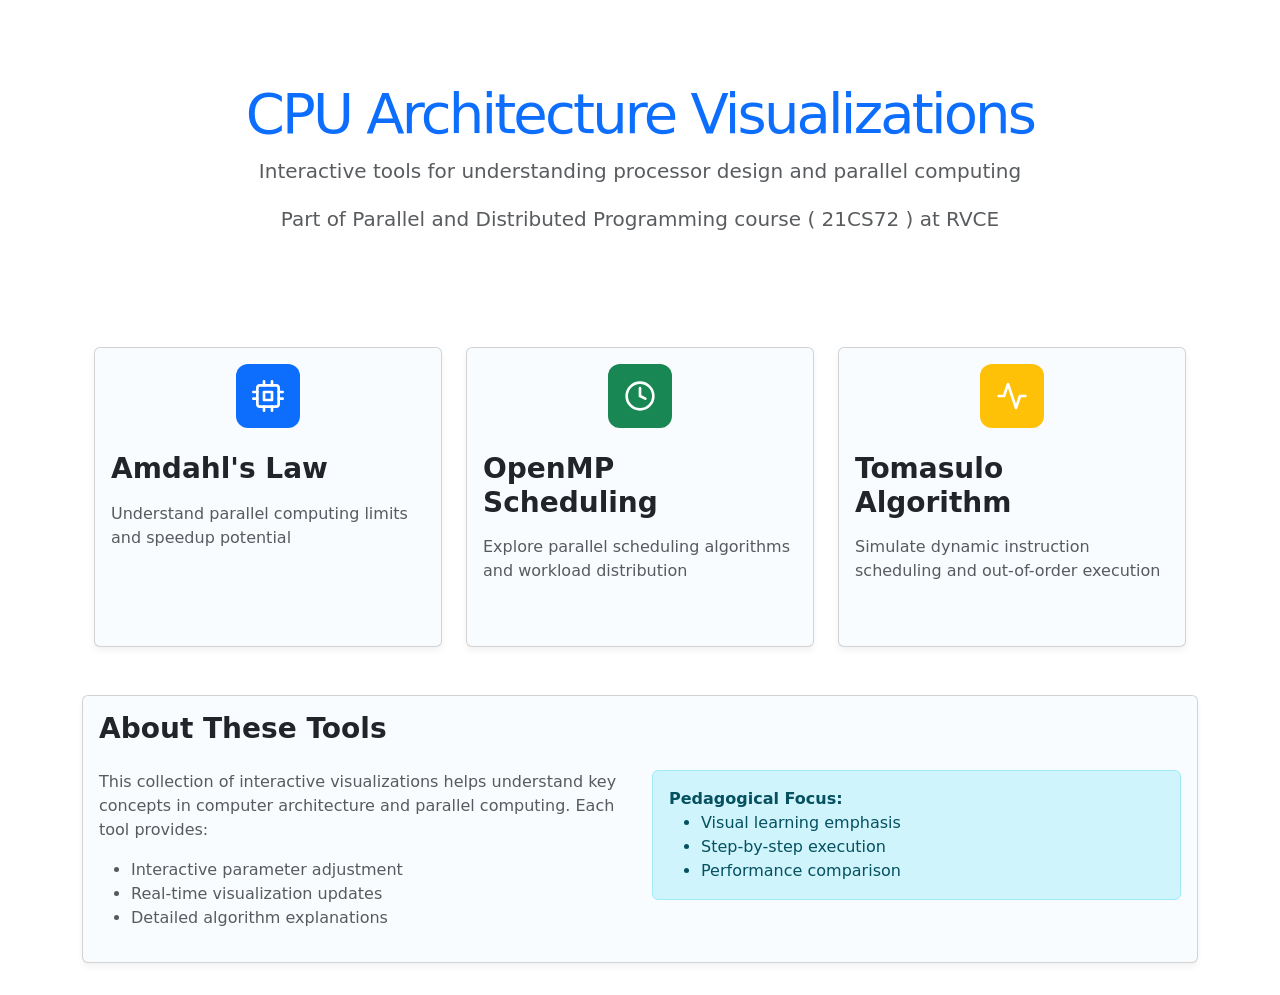
<file: index.html>
<!DOCTYPE html>
<html>
  <head>
    <title>CPU Visualization</title>
    <link rel="stylesheet" href="common.css" />
    <link
      rel="stylesheet"
      href="https://fonts.googleapis.com/css2?family=Inter:wght@400;500;600;700&display=swap"
    />
    <link
      href="https://cdn.jsdelivr.net/npm/bootstrap@5.0.0-beta3/dist/css/bootstrap.min.css"
      rel="stylesheet"
    />
  </head>
  <body>
    <div class="container">
      <div class="row justify-content-center mt-5">
        <div class="col-md-12 text-center mb-5">
          <h1 class="display-4 text-primary">
            CPU Architecture Visualizations
          </h1>
          <p class="lead text-muted">
            Interactive tools for understanding processor design and parallel
            computing
          </p>
          <p class="lead text-muted">
            Part of Parallel and Distributed Programming course ( 21CS72 ) at
            RVCE
          </p>
        </div>

        <!-- Navigation Cards -->
        <div class="row g-4">
          <!-- Amdahl's Law Card -->
          <div class="col-md-4">
            <div
              class="card navigation-card"
              onclick="window.location='Amdhals_Law/index.html'"
            >
              <div class="card-body">
                <div class="icon-container mb-4">
                  <div class="card-icon bg-primary">
                    <svg
                      xmlns="http://www.w3.org/2000/svg"
                      width="24"
                      height="24"
                      viewBox="0 0 24 24"
                      fill="none"
                      stroke="currentColor"
                      stroke-width="2"
                      stroke-linecap="round"
                      stroke-linejoin="round"
                      class="feather feather-cpu"
                    >
                      <rect x="4" y="4" width="16" height="16" rx="2" ry="2" />
                      <path d="M9 9h6v6H9z" />
                      <path
                        d="M9 1v3M15 1v3M9 20v3M15 20v3M20 9h3M20 14h3M1 9h3M1 14h3"
                      />
                    </svg>
                  </div>
                </div>
                <h3 class="card-title mb-3">Amdahl's Law</h3>
                <p class="card-text text-muted">
                  Understand parallel computing limits and speedup potential
                </p>
              </div>
            </div>
          </div>

          <!-- OpenMP Schedule Card -->
          <div class="col-md-4">
            <div
              class="card navigation-card"
              onclick="window.location='OpenMP_Schedule/index.html'"
            >
              <div class="card-body">
                <div class="icon-container mb-4">
                  <div class="card-icon bg-success">
                    <svg
                      xmlns="http://www.w3.org/2000/svg"
                      width="24"
                      height="24"
                      viewBox="0 0 24 24"
                      fill="none"
                      stroke="currentColor"
                      stroke-width="2"
                      stroke-linecap="round"
                      stroke-linejoin="round"
                      class="feather feather-clock"
                    >
                      <circle cx="12" cy="12" r="10" />
                      <path d="M12 6v6l4 2" />
                    </svg>
                  </div>
                </div>
                <h3 class="card-title mb-3">OpenMP Scheduling</h3>
                <p class="card-text text-muted">
                  Explore parallel scheduling algorithms and workload
                  distribution
                </p>
              </div>
            </div>
          </div>

          <!-- Tomasulo Card -->
          <div class="col-md-4">
            <div
              class="card navigation-card"
              onclick="window.location='Tomasulo_Visualization/index.html'"
            >
              <div class="card-body">
                <div class="icon-container mb-4">
                  <div class="card-icon bg-warning">
                    <svg
                      xmlns="http://www.w3.org/2000/svg"
                      width="24"
                      height="24"
                      viewBox="0 0 24 24"
                      fill="none"
                      stroke="currentColor"
                      stroke-width="2"
                      stroke-linecap="round"
                      stroke-linejoin="round"
                      class="feather feather-activity"
                    >
                      <path d="M22 12h-4l-3 9L9 3l-3 9H2" />
                    </svg>
                  </div>
                </div>
                <h3 class="card-title mb-3">Tomasulo Algorithm</h3>
                <p class="card-text text-muted">
                  Simulate dynamic instruction scheduling and out-of-order
                  execution
                </p>
              </div>
            </div>
          </div>
        </div>

        <!-- Description Section -->
        <div class="col-md-12 mt-5">
          <div class="card info-card">
            <div class="card-body">
              <h3 class="card-title mb-4">About These Tools</h3>
              <div class="row">
                <div class="col-md-6">
                  <p class="text-muted">
                    This collection of interactive visualizations helps
                    understand key concepts in computer architecture and
                    parallel computing. Each tool provides:
                  </p>
                  <ul class="text-muted">
                    <li>Interactive parameter adjustment</li>
                    <li>Real-time visualization updates</li>
                    <li>Detailed algorithm explanations</li>
                  </ul>
                </div>
                <div class="col-md-6">
                  <div class="alert alert-info">
                    <strong>Pedagogical Focus:</strong>
                    <ul class="mb-0">
                      <li>Visual learning emphasis</li>
                      <li>Step-by-step execution</li>
                      <li>Performance comparison</li>
                    </ul>
                  </div>
                </div>
              </div>
            </div>
          </div>
        </div>
      </div>
    </div>

    <script src="https://cdn.jsdelivr.net/npm/bootstrap@5.0.0-beta3/dist/js/bootstrap.bundle.min.js"></script>
  </body>
</html>
</file>
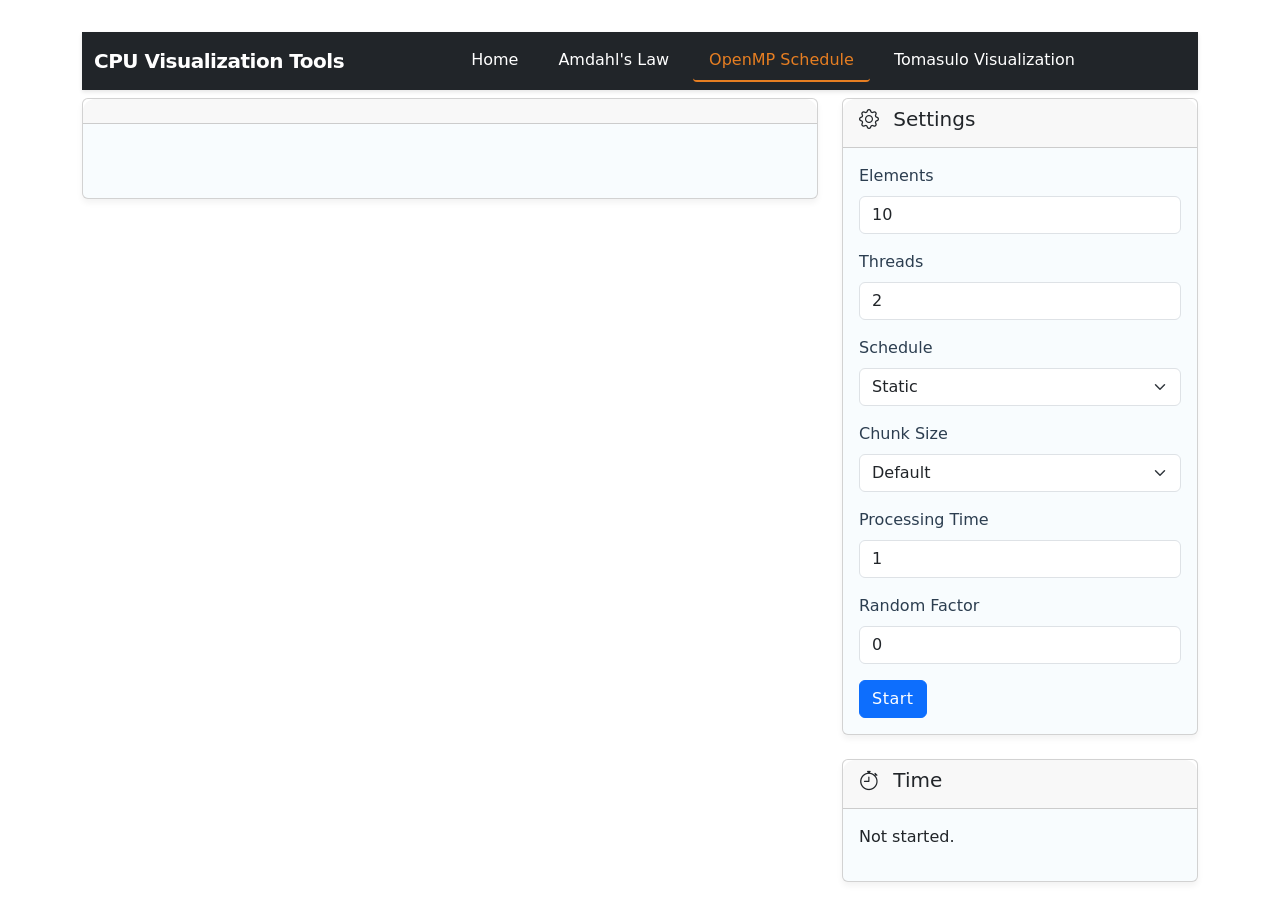
<file: OpenMP_Schedule/index.html>
<!DOCTYPE html>
<html lang="en">
  <head>
    <meta charset="UTF-8" />
    <title>OpenMP Schedules</title>
    <link rel="stylesheet" href="symbols.css" />
    <link rel="stylesheet" href="../common.css" />
    <link rel="stylesheet" href="styles.css" />
    <link
      href="https://cdn.jsdelivr.net/npm/bootstrap@5.0.0-beta3/dist/css/bootstrap.min.css"
      rel="stylesheet"
      integrity="sha384-eOJMYsd53ii+scO/bJGFsiCZc+5NDVN2yr8+0RDqr0Ql0h+rP48ckxlpbzKgwra6"
      crossorigin="anonymous"
    />
    <link
      rel="stylesheet"
      href="https://cdn.jsdelivr.net/npm/bootstrap-icons@1.4.1/font/bootstrap-icons.css"
    />
  </head>
  <body>
    <div class="container">
      <nav class="navbar navbar-expand-md navbar-dark bg-dark">
        <div class="container-fluid">
          <a class="navbar-brand" href="../index.html"
            >CPU Visualization Tools</a
          >
          <button
            class="navbar-toggler"
            type="button"
            data-bs-toggle="collapse"
            data-bs-target="#navbarSupportedContent"
            aria-controls="navbarSupportedContent"
            aria-expanded="false"
            aria-label="Toggle navigation"
          >
            <span class="navbar-toggler-icon"></span>
          </button>
          <div class="collapse navbar-collapse" id="navbarSupportedContent">
            <ul class="navbar-nav mx-auto mb-2 mb-lg-0">
              <li class="nav-item">
                <a class="nav-link" href="../index.html">Home</a>
              </li>
              <li class="nav-item">
                <a class="nav-link" href="../Amdhals_Law/index.html"
                  >Amdahl's Law</a
                >
              </li>
              <li class="nav-item active">
                <a class="nav-link active" href="index.html">OpenMP Schedule</a>
              </li>
              <li class="nav-item">
                <a class="nav-link" href="../Tomasulo_Visualization/index.html"
                  >Tomasulo Visualization</a
                >
              </li>
            </ul>
          </div>
        </div>
      </nav>
      <div class="row my-2">
        <div class="col-md-8">
          <div class="card mb-4">
            <div class="card-header">
              <h5 id="schedule-title"></h5>
            </div>
            <div class="card-body">
              <code id="schedule-code" class=""></code>
              <p id="schedule-description" class=""></p>
              <blockquote class="blockquote">
                <footer
                  id="schedule-description-citation"
                  class="blockquote-footer invisible"
                >
                  From the
                  <a
                    href="https://www.openmp.org/spec-html/5.1/openmpsu48.html#x73-730002.11.4"
                  >
                    OpenMP Specification 5.1
                  </a>
                </footer>
              </blockquote>
            </div>
          </div>
          <div id="page-container">
            <div id="page"></div>
          </div>

          <div id="templates">
            <div
              id="processor-template"
              class="processor invisible clear-background-color"
              style="left: 0; top: 0"
            >
              <svg
                xmlns="http://www.w3.org/2000/svg"
                width="50px"
                height="30px"
              >
                <polygon points="25 0, 0 15, 25 30"></polygon>
                <line
                  x1="50"
                  y1="15"
                  x2="25"
                  y2="15"
                  stroke-width="5"
                  marker-end="url(#arrowhead)"
                ></line>
              </svg>
            </div>
          </div>
        </div>
        <div class="col-md-4">
          <div class="card mb-4">
            <div class="card-header">
              <h5><i class="bi bi-gear"></i> Settings</h5>
            </div>
            <div class="card-body">
              <label
                id="formNumElements-label"
                for="formNumElements"
                class="form-label"
                >Elements</label
              >
              <input
                id="formNumElements"
                type="number"
                class="form-control mb-3"
                min="1"
                max="50"
                value="10"
              />

              <label
                id="formNumThreads-label"
                for="formNumThreads"
                class="form-label"
                >Threads</label
              >
              <input
                id="formNumThreads"
                type="number"
                class="form-control mb-3"
                min="1"
                max="4"
                value="2"
              />

              <label
                id="formSchedule-label"
                for="formSchedule"
                class="form-label"
                >Schedule</label
              >
              <select
                id="formSchedule"
                class="form-select mb-3"
                aria-label="Schedule"
              >
                <option selected value="static">Static</option>
                <option value="dynamic">Dynamic</option>
                <option value="guided">Guided</option>
              </select>

              <label
                id="formBlockSize-label"
                for="formBlockSize"
                class="form-label"
                >Chunk Size</label
              >
              <select
                id="formBlockSize"
                class="form-select mb-3"
                aria-label="Chunk Size"
              >
                <option selected value="default">Default</option>
                <option value="1">1</option>
                <option value="2">2</option>
                <option value="3">3</option>
                <option value="4">4</option>
              </select>

              <label
                id="formTimeLength-label"
                for="formTimeLength"
                class="form-label"
                >Processing Time</label
              >
              <input
                id="formTimeLength"
                type="number"
                class="form-control mb-3"
                min="0"
                max="3"
                value="1"
                step="0.5"
              />

              <label
                id="formTimeRandom-label"
                for="formTimeRandom"
                class="form-label"
                >Random Factor</label
              >
              <input
                id="formTimeRandom"
                type="number"
                class="form-control mb-3"
                min="0"
                max="1"
                value="0"
                step="0.05"
              />

              <button id="startButton" class="btn btn-primary">Start</button>
            </div>
          </div>

          <div class="card">
            <div class="card-header">
              <h5><i class="bi bi-stopwatch"></i> Time</h5>
            </div>
            <div class="card-body">
              <p id="timer-time">Not started.</p>
            </div>
          </div>
        </div>
      </div>
    </div>

    <script
      src="https://cdn.jsdelivr.net/npm/bootstrap@5.0.0-beta3/dist/js/bootstrap.bundle.min.js"
      integrity="sha384-JEW9xMcG8R+pH31jmWH6WWP0WintQrMb4s7ZOdauHnUtxwoG2vI5DkLtS3qm9Ekf"
      crossorigin="anonymous"
    ></script>

    <script type="module">
      import anime from "../util/anime.es.js";

      let page = document.getElementById("page");
      let stepTime = null;
      let stepRandom = null;

      class Point {
        constructor(x, y) {
          this.x = x;
          this.y = y;
        }

        add(other) {
          return new Point(this.x + other.x, this.y + other.y);
        }

        subtract(other) {
          return new Point(this.x - other.x, this.y - other.y);
        }

        toString() {
          return "(" + this.x + ", " + this.y + ")";
        }
      }

      function adjustForAnchor(element, point, anchor, inverse) {
        let width = element.offsetWidth;
        let height = element.offsetHeight;
        if (inverse) {
          width *= -1;
          height *= -1;
        }
        switch (anchor) {
          case "north west":
            break;
          case "north":
            point.x += width;
            break;
          case "north east":
            point.x += width;
            break;
          case "west":
            point.y += height / 2;
            break;
          case "center":
            point.x += width / 2;
            point.y += height / 2;
            break;
          case "east":
            point.x += width;
            point.y += height / 2;
            break;
          case "south west":
            point.y += height;
            break;
          case "south":
            point.x += width / 2;
            point.y += height;
            break;
          case "south east":
            point.x += width;
            point.y += height;
            break;
          default:
            throw Error("Unknown anchor: " + anchor);
        }
        return point;
      }

      function getAnchorRelativeTo(element, anchor, ancestor) {
        let currentElement = element;
        let x = 0,
          y = 0;
        while (currentElement !== ancestor) {
          x += currentElement.offsetLeft;
          y += currentElement.offsetTop;
          currentElement = currentElement.offsetParent;
        }

        return adjustForAnchor(element, new Point(x, y), anchor);
      }

      function setPosition(
        node,
        point,
        anchor = "north west",
        complete,
        options
      ) {
        let targetPos = adjustForAnchor(node, point, anchor, true);
        anime({
          targets: node,
          left: targetPos.x,
          top: targetPos.y,
          complete: complete,
          easing: "easeInOutExpo",
          ...options,
        });
      }

      function copyElementTo(element, target) {
        let newNode = element.cloneNode(true);
        target.appendChild(newNode);
        newNode.classList.add("invisible");

        let moveNode = element.cloneNode(true);
        document
          .querySelector("#moving-element-container")
          .appendChild(moveNode);
        let targetPosition = getAnchorRelativeTo(
          newNode,
          "north west",
          document.querySelector("#page")
        );
        let currentPosition = getAnchorRelativeTo(
          element,
          "north west",
          document.querySelector("#page")
        );
        moveNode.style.left = currentPosition.x;
        moveNode.style.top = currentPosition.y;

        moveNode.style.position = "absolute";
        /*        anime({
                    targets: moveNode,
                    translateX: currentPosition.subtract(targetPosition).x,
                    translateY: currentPosition.subtract(targetPosition).y,
                })

         */
      }

      function getPosition(id) {
        let element = document.getElementById(id);
        return { x: element.offsetLeft, y: element.offsetTop };
      }

      function addExtraWorkItem(event) {
        if (
          Array.from(event.target.classList).includes("array-element-active")
        ) {
          event.target.textContent += "+";
        }
      }

      function generateElements(num_elements) {
        for (let i = 0; i < num_elements; i++) {
          document.getElementById("array-border").innerHTML += `
                <div id="element-${i}" class="array-element array-element-active"></div>`;
        }
        document
          .querySelectorAll(`.array-element`)
          .forEach((node) => node.addEventListener("click", addExtraWorkItem));
      }

      function applyStatic(block_size, num_threads, num_elements) {
        for (let i = 0; i < num_elements; i++) {
          let currentThread;
          if (block_size === "default") {
            currentThread =
              Math.floor((i * num_threads) / num_elements) % num_threads;
          } else {
            currentThread = Math.floor(i / block_size) % num_threads;
          }
          document
            .getElementById(`element-${i}`)
            .classList.add(`thread-${currentThread}`);
        }
      }

      function getNextElementStaticSchedule(processor) {
        return document.querySelector(`.array-element-active.${processor.id}`);
      }

      function applyDynamic(num_elements) {
        for (let i = 0; i < num_elements; i++) {
          document
            .getElementById(`element-${i}`)
            .classList.add(`dynamic-queue`);
        }
      }

      function updateDynamicQueue(blockSize, processor) {
        let nextElement = document.querySelector(
          `.array-element-active.${processor.id}`
        );
        if (nextElement === null) {
          Array.from(
            document.querySelectorAll(`.array-element-active.dynamic-queue`)
          )
            .slice(0, blockSize)
            .forEach((item, index) => {
              item.classList.remove("dynamic-queue");
              item.classList.add(processor.id);
              if (index === 0) {
                nextElement = item;
              }
            });
        }
        return nextElement;
      }

      function getNextElementDynamicSchedule(blockSize, processor) {
        if (blockSize === "default") {
          blockSize = 1;
        }
        return updateDynamicQueue(blockSize, processor);
      }

      function getNextElementGuidedSchedule(blockSize, num_threads, processor) {
        if (blockSize === "default") {
          blockSize = 1;
        }

        blockSize = Math.max(
          blockSize,
          Math.floor(
            (0.75 * page.querySelectorAll(".array-element-active").length) /
              num_threads
          )
        );
        return updateDynamicQueue(blockSize, processor);
      }

      function createThreads(num_threads, nextElementFunction) {
        for (let i = 0; i < num_threads; i++) {
          let newThread = document
            .getElementById("processor-template")
            .cloneNode(true);
          newThread.setAttribute("id", `thread-${i}`);
          newThread.classList.add(`thread-${i}`);
          newThread.classList.remove("invisible");

          setPosition(
            newThread,
            getAnchorRelativeTo(
              document.getElementById("array-border"),
              "north east",
              page
            ),
            "west",
            () => {
              setPosition(
                newThread,
                getAnchorRelativeTo(
                  document.getElementById("array-border"),
                  "north east",
                  page
                ),
                "west",
                () => {
                  advanceProcess(newThread, nextElementFunction);
                },
                { duration: 0 }
              );
            },
            { duration: 0 }
          );
          document.getElementById("page").appendChild(newThread);
        }
      }

      function workOnNode(node, processor, nextElementFunction) {
        let waitTime =
          stepTime * (1 - stepRandom + Math.random() * stepRandom * 2);
        setTimeout(() => {
          if (node.textContent.trim().length === 0) {
            node.classList.remove("array-element-active");
            node.classList.add("array-element-inactive");
            advanceProcess(processor, nextElementFunction);
          } else {
            node.textContent = node.textContent.substring(1);
            workOnNode(node, processor, nextElementFunction);
          }
        }, waitTime * 1000);
      }

      function advanceProcess(processor, nextElementFunction) {
        let nextElement = nextElementFunction(processor);

        if (nextElement === null) {
          // The end
          setPosition(
            processor,
            getAnchorRelativeTo(
              document.getElementById("array-border"),
              "south east",
              page
            ),
            "west",
            () => {
              if (
                document.querySelectorAll(".array-element-active").length === 0
              ) {
                stopTimer();
              }
            }
          );
        } else {
          setPosition(
            processor,
            new Point(
              getAnchorRelativeTo(
                document.getElementById("array-border"),
                "east",
                page
              ).x,
              getAnchorRelativeTo(nextElement, "east", page).y
            ),
            "west",
            () => workOnNode(nextElement, processor, nextElementFunction)
          );
        }
      }

      let timerNode = document.getElementById("timer-time");
      let timerStart = null;
      let timerEvent = null;

      function updateTimer() {
        timerNode.textContent =
          "Elapsed: " +
          ((new Date().getTime() - timerStart) / 1000).toFixed(1) +
          "s";
      }

      function startTimer() {
        stopTimer();
        timerStart = new Date().getTime();
        timerEvent = setInterval(() => updateTimer(), 100);
      }

      function stopTimer() {
        if (timerEvent != null) {
          clearInterval(timerEvent);
        }
      }

      function resetAnimation() {
        page
          .querySelectorAll("#array-container")
          .forEach((element) => element.remove());
        page
          .querySelectorAll(".processor")
          .forEach((element) => element.remove());

        page.innerHTML += `
                <div id="array-container">
                    <div id="array-border">
                    </div>
                </div>`;

        let numElements = document.querySelector("#formNumElements").value;
        let numThreads = document.querySelector("#formNumThreads").value;
        let blockSize = document.querySelector("#formBlockSize").value;
        stepTime = document.querySelector("#formTimeLength").value;
        stepRandom = document.querySelector("#formTimeRandom").value;

        generateElements(numElements);
        switch (document.querySelector("#formSchedule").value) {
          case "static":
            applyStatic(blockSize, numThreads, numElements);
            createThreads(numThreads, getNextElementStaticSchedule);
            document.querySelector("#schedule-title").textContent =
              "OpenMP Static Schedule";
            document.querySelector("#schedule-description").innerHTML = `
                When kind is static, iterations are divided into chunks of size chunk_size, and the chunks are assigned
                to the threads in the team in a round-robin fashion in the order of the thread number. Each chunk
                contains chunk_size iterations, except for the chunk that contains the sequentially last iteration,
                which may have fewer iterations.<br>
	            When no chunk_size is specified, the iteration space is divided into chunks that are approximately equal
                in size, and at most one chunk is distributed to each thread.
                The size of the chunks is unspecified in this case.`;
            document.querySelector("#schedule-code").innerHTML = `
#pragma omp parallel for schedule(static, chunk_size)
                `;
            break;
          case "dynamic":
            applyDynamic(numElements);
            createThreads(numThreads, (item) =>
              getNextElementDynamicSchedule(blockSize, item)
            );
            document.querySelector("#schedule-title").textContent =
              "OpenMP Dynamic Schedule";
            document.querySelector("#schedule-description").innerHTML = `
                When kind is dynamic, the iterations are distributed to threads in the team in chunks. Each thread
                executes a chunk of iterations, then requests another chunk, until no chunks remain to be distributed.
	            Each chunk contains chunk_size iterations, except for the chunk that contains the sequentially last
	            iteration, which may have fewer iterations.<br>
	            When no chunk_size is specified, it defaults to 1.`;
            document.querySelector("#schedule-code").innerHTML = `
#pragma omp parallel for schedule(dynamic, chunk_size)
                `;
            break;
          case "guided":
            applyDynamic(numElements);
            createThreads(numThreads, (item) =>
              getNextElementGuidedSchedule(blockSize, numThreads, item)
            );
            document.querySelector("#schedule-title").textContent =
              "OpenMP Guided Schedule";
            document.querySelector("#schedule-description").innerHTML = `
                When kind is guided, the iterations are assigned to threads in the team in chunks. Each thread executes
                a chunk of iterations, then requests another chunk, until no chunks remain to be assigned.<br>
	            For a chunk_size of 1, the size of each chunk is proportional to the number of unassigned iterations
                divided by the number of threads in the team, decreasing to 1. For a chunk_size with value k (greater
                than 1), the size of each chunk is determined in the same way, with the restriction that the chunks do
                not contain fewer than k iterations (except for the chunk that contains the sequentially last iteration,
                which may have fewer than k iterations).<br>
	            When no chunk_size is specified, it defaults to 1. `;
            document.querySelector("#schedule-code").innerHTML = `
#pragma omp parallel for schedule(guided, chunk_size)
                `;
            break;
        }

        document
          .querySelector("#schedule-description-citation")
          .classList.remove("invisible");
        startTimer();
      }

      document.querySelector("#startButton").onclick = resetAnimation;
    </script>
  </body>
</html>
</file>
<file: common.css>
:root {
    --primary-color: #2c3e50;     /* Dark blue-gray for primary elements */
    --secondary-color: #3498db;   /* Vibrant blue for secondary elements */
    --accent-color: #e67e22;      /* Warm orange for accents */
    --background-light: #f8f9fa;  /* Light background color */
    --text-dark: #2c3e50;         /* Dark text color */
    --text-light: #ffffff;        /* Light text color */
    --success-color: #27ae60;     /* Fresh green for positive indicators */
    --warning-color: #f1c40f;
    --card-shadow: 0 4px 6px rgba(0, 0, 0, 0.1);
    --transition-speed: 0.3s;
}

/* Base styles */
body {
    font-family: 'Inter', system-ui, -apple-system, sans-serif;
    background-color: var(--background-light);
    color: var(--text-dark);
    line-height: 1.6;
}

h1, h2, h3, h4, h5, h6 {
    color: var(--primary-color);
    font-weight: 600;
    margin-bottom: 1rem;
}

.container {
    padding: 2rem 1.5rem;
    max-width: 1400px;
    margin: 0 auto;
}

/* Navigation */
.navbar {
    background-color: var(--primary-color) !important;
    box-shadow: 0 2px 4px rgba(0,0,0,0.1);
    padding: 0.75rem 1.5rem;
}

.navbar-brand {
    font-weight: 600;
    color: var(--text-light) !important;
    font-size: 1.3rem;
    letter-spacing: -0.5px;
}

.nav-link {
    color: var(--text-light) !important;
    transition: all 0.3s ease;
    padding: 0.5rem 1rem !important;
    border-radius: 4px;
    margin: 0 0.25rem;
}

.nav-link:hover {
    color: var(--accent-color) !important;
}

.nav-item.active .nav-link {
    color: var(--accent-color) !important;
    border-bottom: 2px solid var(--accent-color);
}

/* Charts */
.config-chart {
    background: #ffffff;
    border-radius: 12px;
    box-shadow: var(--card-shadow);
    margin: 1.5rem 0;
    padding: 1.5rem;
    transition: transform var(--transition-speed) ease;
}

.config-chart:hover {
    transform: translateY(-3px);
}

/* Cards */
.card {
    border: none;
    border-radius: 12px;
    box-shadow: 0 4px 6px rgba(0,0,0,0.05);
    transition: transform 0.3s ease;
    background: var(--text-light);
    overflow: hidden;
}

.card-header {
    background-color: var(--primary-color);
    color: var(--text-light);
    border-radius: 12px 12px 0 0 !important;
    padding: 1.5rem;
    font-weight: 600;
    border-bottom: none;
}

.card-body {
    padding: 1.5rem;
    background-color: rgba(52, 152, 219, 0.03);
}

.card-title {
    font-weight: 600;
    color: var(--text-dark);
}

/* Form Elements */
.form-range {
    width: 100%;
    height: 8px;
    border-radius: 4px;
    background-color: #e9ecef;
}

.form-range::-webkit-slider-thumb {
    width: 20px;
    height: 20px;
    background-color: var(--secondary-color);
    border: none;
    box-shadow: 0 2px 4px rgba(0, 0, 0, 0.1);
}

.form-label {
    font-weight: 500;
    color: var(--primary-color);
    margin-bottom: 0.75rem;
    display: block;
}

/* Buttons and Interactive Elements */
.btn {
    transition: all var(--transition-speed) ease;
    font-weight: 500;
    letter-spacing: 0.5px;
}

.btn-primary {
    background-color: var(--secondary-color);
    border-color: var(--secondary-color);
    padding: 0.5rem 1.5rem;
}

.btn-primary:hover {
    background-color: #2980b9;
    border-color: #2980b9;
}

/* Animations */
@keyframes fadeIn {
    from { opacity: 0; transform: translateY(10px); }
    to { opacity: 1; transform: translateY(0); }
}

.fade-in {
    animation: fadeIn 0.5s ease-in;
}

/* Responsive Design */
@media (max-width: 768px) {
    .container {
        padding: 1.5rem 1rem;
    }
    
    .navbar-brand {
        font-size: 1.1rem;
    }
    
    .config-chart {
        margin: 1rem 0;
        padding: 1rem;
    }
}

.bi {
    margin-right: 0.5rem;
}

/* Add this to the card header styles */
.card-header h2 {
    color: white !important;
    font-size: 1.75rem;
}

/* Update text-muted color to match other pages */
.text-muted {
    color: #6c757d !important;
}

.lead {
    color: var(--text-dark);
    font-size: 1.1rem;
    line-height: 1.6;
}

/* Navigation Cards */
.navigation-card {
    cursor: pointer;
    transition: all 0.3s ease;
    border: none;
    border-radius: 16px;
    overflow: hidden;
    min-height: 300px;
    display: flex;
    align-items: center;
}

.navigation-card:hover {
    transform: translateY(-8px);
    box-shadow: 0 12px 24px rgba(0,0,0,0.1);
}

.card-icon {
    width: 64px;
    height: 64px;
    border-radius: 12px;
    display: flex;
    align-items: center;
    justify-content: center;
    margin: 0 auto;
}

.card-icon svg {
    width: 32px;
    height: 32px;
    stroke: white;
}

.bg-primary { background-color: var(--secondary-color) !important; }
.bg-success { background-color: var(--success-color) !important; }
.bg-warning { background-color: var(--accent-color) !important; }

.info-card {
    background: rgba(255, 255, 255, 0.9);
    backdrop-filter: blur(8px);
    border: 1px solid rgba(255, 255, 255, 0.2);
}

.display-4 {
    font-weight: 700;
    letter-spacing: -0.05em;
    color: var(--primary-color);
}
</file>
<file: OpenMP_Schedule/symbols.css>
.invisible {
  opacity: 0;
}

.moving-element {
  position: absolute;
}

#page-container {
  position: relative;
}

#page {
  position: absolute;
  left: 0;
  top: 0;
}

.array-element {
  width: 50px;
  height: 50px;
  background-color: #cccccc;
  margin: 5px;

  color: #000000;
  text-align: center;
  vertical-align: middle;
  line-height: 50px;
  overflow: hidden;
}

.array-element-active {
}

.array-element-inactive {
  filter: brightness(0.5);
}

.processor {
  position: absolute;
  left: 0;
  top: 0;
  display: flex;
  justify-content: center;
  align-items: center;
  font-size: 50pt;
  vertical-align: text-top;
}

.processor-body {
  border: #6f42c1 5px solid;
}

.processor-arrow-head {
}

#array-container {
  /*display: inline;*/
  position: absolute;
  left: 400px;
  top: 0;
  padding: 30px;
}

#array-border {
  padding: 5px;
  border: 5px solid #1b1e21;
}

.thread-0 {
  background-color: #df9913;
  stroke: #df9913;
  fill: #df9913;
}

.thread-1 {
  background-color: #b3d712;
  stroke: #b3d712;
  fill: #b3d712;
}

.thread-2 {
  background-color: #950d8f;
  stroke: #950d8f;
  fill: #950d8f;
}

.thread-3 {
  background-color: #1a4395;
  stroke: #1a4395;
  fill: #1a4395;
}

.clear-background-color {
  background-color: transparent;
}
</file>
<file: OpenMP_Schedule/styles.css>
#page-container {
  width: 100%;
  height: auto;
  margin-bottom: 1rem;
}
</file>
